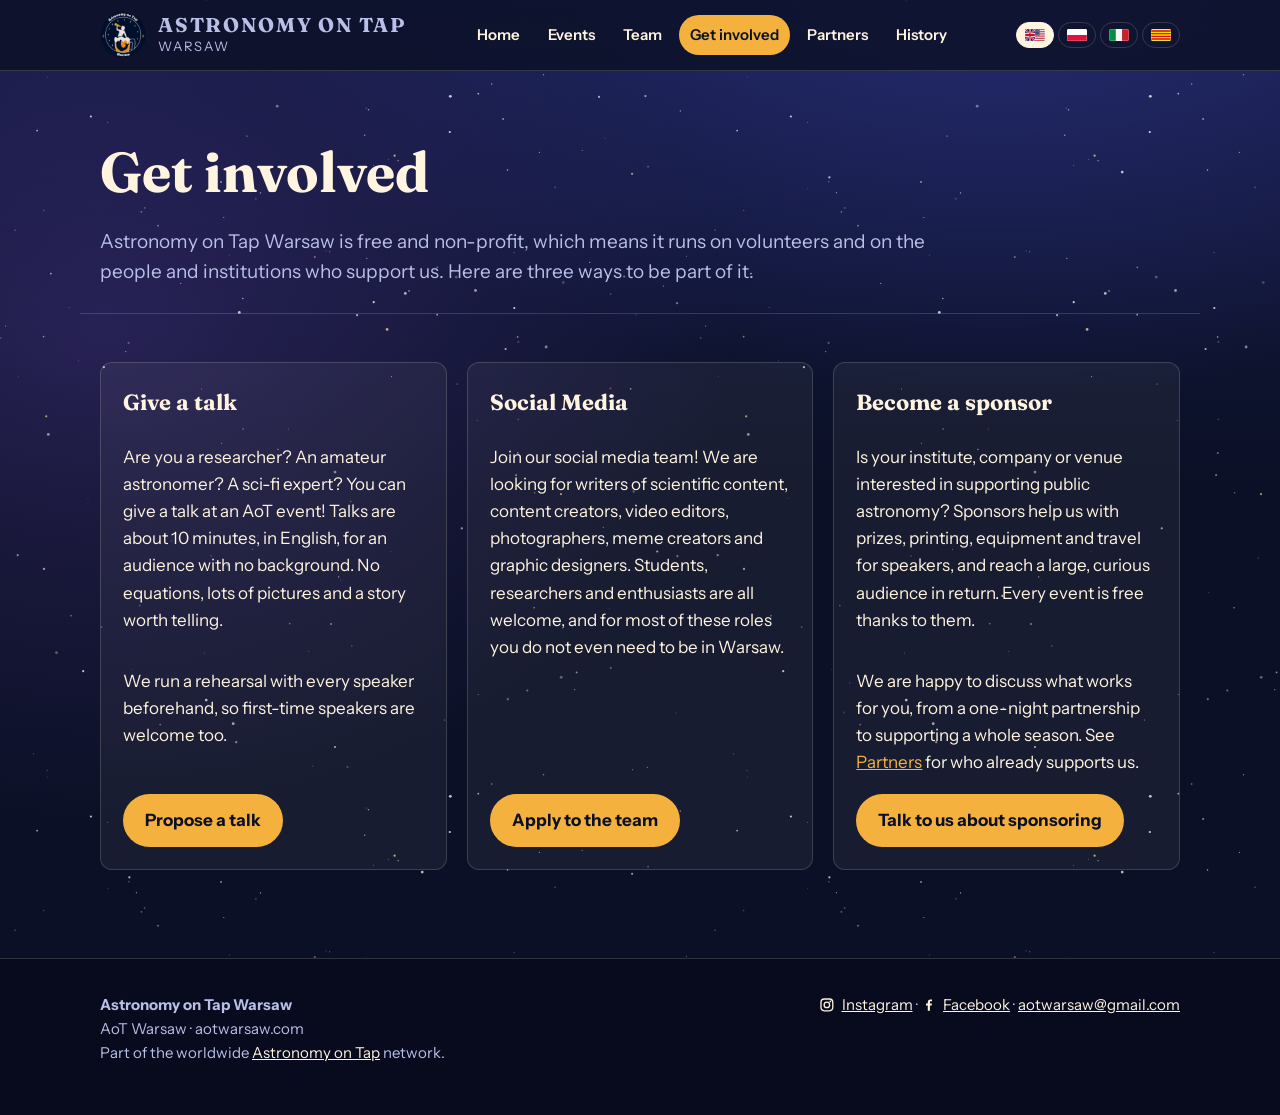
<file: get-involved.html>
<!doctype html>
<html lang="en">
<head>
<meta charset="utf-8">
<meta name="viewport" content="width=device-width, initial-scale=1">
<title>Get involved — Astronomy on Tap Warsaw</title>
<meta name="description" content="Give a talk, volunteer on the night, or bring Astronomy on Tap to your venue in Warsaw.">
<link rel="canonical" href="https://aotwarsaw.com/get-involved.html">
<meta property="og:type" content="website">
<meta property="og:site_name" content="Astronomy on Tap Warsaw">
<meta property="og:title" content="Get involved — Astronomy on Tap Warsaw">
<meta property="og:description" content="Give a talk, volunteer on the night, or bring Astronomy on Tap to your venue in Warsaw.">
<meta property="og:url" content="https://aotwarsaw.com/get-involved.html">
<meta property="og:image" content="https://aotwarsaw.com/assets/img/share-card.jpg">
<meta property="og:image:width" content="1200">
<meta property="og:image:height" content="630">
<meta name="twitter:card" content="summary_large_image">
<link rel="icon" href="assets/img/logo.png">
<link rel="preconnect" href="https://fonts.googleapis.com">
<link rel="preconnect" href="https://fonts.gstatic.com" crossorigin>
<link rel="stylesheet" href="https://fonts.googleapis.com/css2?family=Fraunces:opsz,wght@9..144,400;9..144,700&family=Instrument+Sans:wght@400;600;700&display=swap">
<link rel="stylesheet" href="assets/css/style.css?v=2026-10-27a">
</head>
<body>

<header class="site-head">
  <div class="wrap">
    <a class="brand" href="index.html">
      <img src="assets/img/logo.png" alt="Astronomy on Tap Warsaw logo">
      <span><b>Astronomy on Tap</b><span>Warsaw</span></span>
    </a>
    <nav>
      <a href="index.html">Home</a>
      <a href="events.html">Events</a>
      <a href="team.html">Team</a>
      <a href="get-involved.html" aria-current="page">Get involved</a>
      <a href="sponsors.html">Partners</a>
      <a href="history.html">History</a>
    </nav>
      <div class="lang" role="group" aria-label="Language">
        <button type="button" class="lang-btn" data-lang="en" aria-pressed="true" title="English" aria-label="English"><span class="flag"><svg width="20" height="12" viewBox="0 0 30 18" aria-hidden="true"><defs><clipPath id="enL"><rect width="15" height="18"/></clipPath><clipPath id="enR"><rect x="15" width="15" height="18"/></clipPath><clipPath id="enBox"><rect width="30" height="18" rx="2"/></clipPath></defs><g clip-path="url(#enBox)"><g clip-path="url(#enL)"><g transform="scale(.5 1)"><rect width="30" height="18" fill="#012169"/><path d="M0 0 30 18M30 0 0 18" stroke="#fff" stroke-width="3.6"/><path d="M0 0 30 18M30 0 0 18" stroke="#C8102E" stroke-width="2.1"/><path d="M15 0V18M0 9H30" stroke="#fff" stroke-width="6"/><path d="M15 0V18M0 9H30" stroke="#C8102E" stroke-width="3.6"/></g></g><g clip-path="url(#enR)"><g transform="translate(15 0) scale(.5 1)"><rect width="30" height="18" fill="#fff"/><rect y="0.00" width="30" height="1.38" fill="#B22234"/><rect y="2.77" width="30" height="1.38" fill="#B22234"/><rect y="5.54" width="30" height="1.38" fill="#B22234"/><rect y="8.31" width="30" height="1.38" fill="#B22234"/><rect y="11.08" width="30" height="1.38" fill="#B22234"/><rect y="13.85" width="30" height="1.38" fill="#B22234"/><rect y="16.62" width="30" height="1.38" fill="#B22234"/><rect width="13.5" height="9.69" fill="#3C3B6E"/><circle cx="2.2" cy="1.6" r=".55" fill="#fff"/><circle cx="4.6" cy="1.6" r=".55" fill="#fff"/><circle cx="7.0" cy="1.6" r=".55" fill="#fff"/><circle cx="9.4" cy="1.6" r=".55" fill="#fff"/><circle cx="11.8" cy="1.6" r=".55" fill="#fff"/><circle cx="2.2" cy="3.8" r=".55" fill="#fff"/><circle cx="4.6" cy="3.8" r=".55" fill="#fff"/><circle cx="7.0" cy="3.8" r=".55" fill="#fff"/><circle cx="9.4" cy="3.8" r=".55" fill="#fff"/><circle cx="11.8" cy="3.8" r=".55" fill="#fff"/><circle cx="2.2" cy="6.0" r=".55" fill="#fff"/><circle cx="4.6" cy="6.0" r=".55" fill="#fff"/><circle cx="7.0" cy="6.0" r=".55" fill="#fff"/><circle cx="9.4" cy="6.0" r=".55" fill="#fff"/><circle cx="11.8" cy="6.0" r=".55" fill="#fff"/><circle cx="2.2" cy="8.2" r=".55" fill="#fff"/><circle cx="4.6" cy="8.2" r=".55" fill="#fff"/><circle cx="7.0" cy="8.2" r=".55" fill="#fff"/><circle cx="9.4" cy="8.2" r=".55" fill="#fff"/><circle cx="11.8" cy="8.2" r=".55" fill="#fff"/></g></g><line x1="15" y1="0" x2="15" y2="18" stroke="rgba(255,255,255,.5)" stroke-width=".8"/></g><rect x=".5" y=".5" width="29" height="17" rx="2" fill="none" stroke="rgba(255,255,255,.35)"/></svg></span><span class="sr-only">EN</span></button>
        <button type="button" class="lang-btn" data-lang="pl" aria-pressed="false" title="Polski" aria-label="Polski"><span class="flag"><svg width="20" height="12" viewBox="0 0 30 18" aria-hidden="true"><rect width="30" height="18" rx="2" fill="#fff"/><path d="M0 9h30v7a2 2 0 0 1-2 2H2a2 2 0 0 1-2-2z" fill="#DC143C"/><rect x=".5" y=".5" width="29" height="17" rx="2" fill="none" stroke="rgba(255,255,255,.35)"/></svg></span><span class="sr-only">PL</span></button>
        <button type="button" class="lang-btn" data-lang="it" aria-pressed="false" title="Italiano" aria-label="Italiano"><span class="flag"><svg width="20" height="12" viewBox="0 0 30 18" aria-hidden="true"><clipPath id="itc"><rect width="30" height="18" rx="2"/></clipPath><g clip-path="url(#itc)"><rect width="10" height="18" fill="#008C45"/><rect x="10" width="10" height="18" fill="#F4F5F0"/><rect x="20" width="10" height="18" fill="#CD212A"/></g><rect x=".5" y=".5" width="29" height="17" rx="2" fill="none" stroke="rgba(255,255,255,.35)"/></svg></span><span class="sr-only">IT</span></button>
        <button type="button" class="lang-btn" data-lang="ca" aria-pressed="false" title="Català" aria-label="Català"><span class="flag"><svg width="20" height="12" viewBox="0 0 30 18" aria-hidden="true"><clipPath id="cac"><rect width="30" height="18" rx="2"/></clipPath><g clip-path="url(#cac)"><rect width="30" height="18" fill="#FCDD09"/><path d="M0 3h30M0 7h30M0 11h30M0 15h30" stroke="#DA121A" stroke-width="2"/></g><rect x=".5" y=".5" width="29" height="17" rx="2" fill="none" stroke="rgba(255,255,255,.35)"/></svg></span><span class="sr-only">CA</span></button>
      </div>
  </div>
</header>

<main>
  <div class="page-head wrap">
    <h1>Get involved</h1>
    <p>Astronomy on Tap Warsaw is free and non-profit, which means it runs on volunteers and on the people and institutions who support us. Here are three ways to be part of it.</p>
  </div>

  <section class="wrap">
    <div class="cards">

      <div class="card">
        <h3>Give a talk</h3>
        <p>Are you a researcher? An amateur astronomer? A sci-fi expert? You can give a talk at an AoT event! Talks are about 10 minutes, in English, for an audience with no background. No equations, lots of pictures and a story worth telling.</p>
        <p>We run a rehearsal with every speaker beforehand, so first-time speakers are welcome too.</p>
        <p class="card-action"><a class="btn" href="https://docs.google.com/forms/d/e/1FAIpQLSfcUBwu5Nm2SBui3iCxvZ7iVjyup-J3G1JixZlx5GI-3grc5A/viewform" target="_blank" rel="noopener">Propose a talk</a></p>
      </div>

      <div class="card">
        <h3>Social Media</h3>
        <p>Join our social media team! We are looking for writers of scientific content, content creators, video editors, photographers, meme creators and graphic designers. Students, researchers and enthusiasts are all welcome, and for most of these roles you do not even need to be in Warsaw.</p>
        <p class="card-action"><a class="btn" href="https://docs.google.com/forms/d/e/1FAIpQLSdOg4cr_efUY1CrKDIi_mnnuvO_v9DETBehUdE3NxCn_OO6gA/viewform" target="_blank" rel="noopener">Apply to the team</a></p>
      </div>

      <div class="card">
        <h3>Become a sponsor</h3>
        <p>Is your institute, company or venue interested in supporting public astronomy? Sponsors help us with prizes, printing, equipment and travel for speakers, and reach a large, curious audience in return. Every event is free thanks to them.</p>
        <p>We are happy to discuss what works for you, from a one-night partnership to supporting a whole season. See <a href="sponsors.html">Partners</a> for who already supports us.</p>
        <p class="card-action"><a class="btn" href="mailto:aotwarsaw@gmail.com?subject=Sponsoring%20Astronomy%20on%20Tap%20Warsaw">Talk to us about sponsoring</a></p>
      </div>

    </div>
  </section>

</main>

<footer class="site-foot">
  <div class="wrap">
    <div>
      <strong>Astronomy on Tap Warsaw</strong><br>
      AoT Warsaw &middot; aotwarsaw.com<br>
      Part of the worldwide <a href="https://astronomyontap.org" target="_blank" rel="noopener">Astronomy on Tap</a> network.
    </div>
    <div><a href="https://www.instagram.com/aotwarsaw/" target="_blank" rel="noopener"><svg class="icon" viewBox="0 0 24 24" aria-hidden="true"><rect x="3" y="3" width="18" height="18" rx="5.2" fill="none" stroke="currentColor" stroke-width="2"/><circle cx="12" cy="12" r="4.2" fill="none" stroke="currentColor" stroke-width="2"/><circle cx="17.3" cy="6.7" r="1.35" fill="currentColor"/></svg>Instagram</a> · <a href="https://www.facebook.com/profile.php?id=61583511995552" target="_blank" rel="noopener"><svg class="icon" viewBox="0 0 24 24" aria-hidden="true"><path fill="currentColor" d="M13.6 21v-8h2.7l.4-3h-3.1V8.1c0-.87.25-1.46 1.5-1.46h1.7V3.96A21 21 0 0 0 14.4 3.8c-2.4 0-4.06 1.47-4.06 4.17V10H7.6v3h2.74v8z"/></svg>Facebook</a> · <a href="mailto:aotwarsaw@gmail.com">aotwarsaw@gmail.com</a></div>
  </div>
</footer>

<script src="assets/js/i18n.js?v=2026-10-27a"></script>
</body>
</html>
</file>
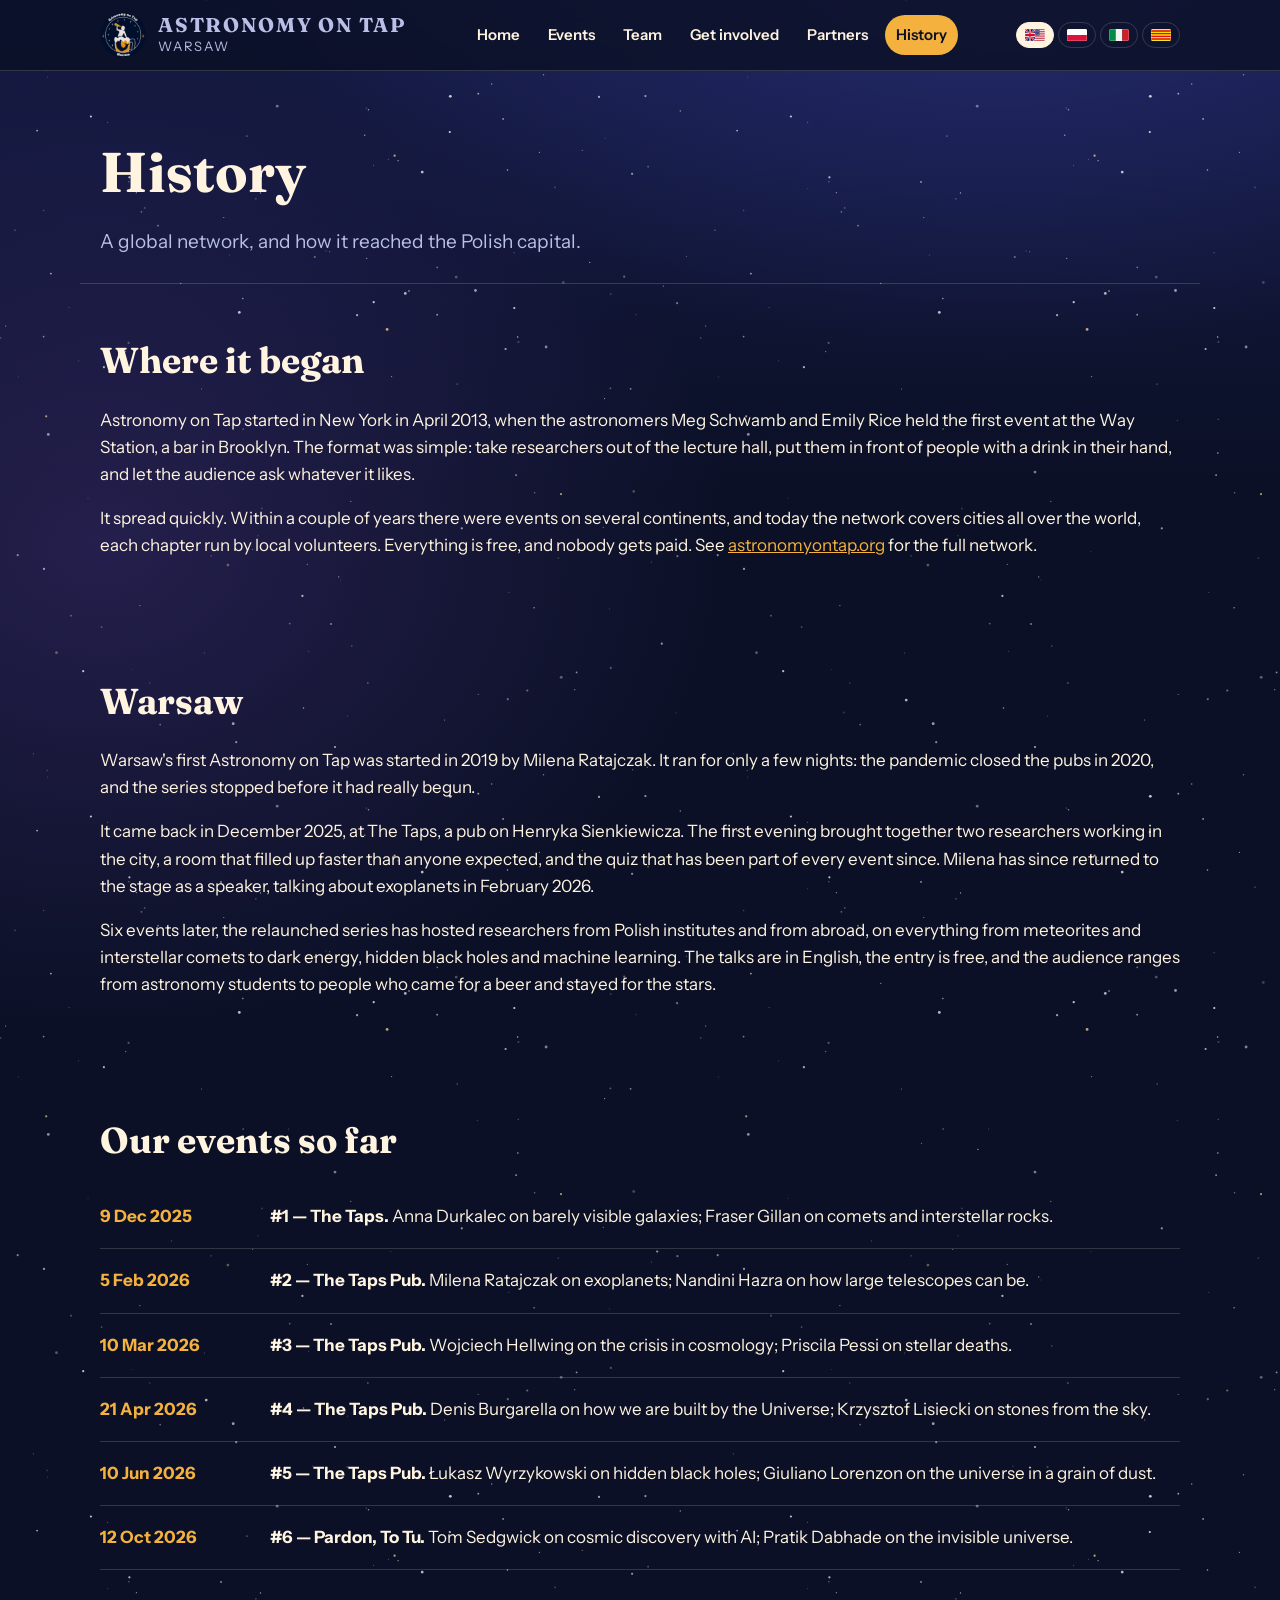
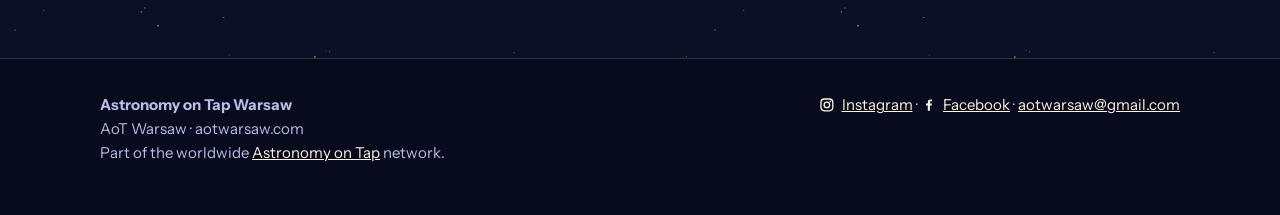
<file: history.html>
<!doctype html>
<html lang="en">
<head>
<meta charset="utf-8">
<meta name="viewport" content="width=device-width, initial-scale=1">
<title>History — Astronomy on Tap Warsaw</title>
<meta name="description" content="How Astronomy on Tap started in a Brooklyn bar in 2013, and how the Warsaw chapter began in December 2025.">
<link rel="canonical" href="https://aotwarsaw.com/history.html">
<meta property="og:type" content="website">
<meta property="og:site_name" content="Astronomy on Tap Warsaw">
<meta property="og:title" content="History — Astronomy on Tap Warsaw">
<meta property="og:description" content="How Astronomy on Tap started in a Brooklyn bar in 2013, and how the Warsaw chapter began in December 2025.">
<meta property="og:url" content="https://aotwarsaw.com/history.html">
<meta property="og:image" content="https://aotwarsaw.com/assets/img/share-card.jpg">
<meta property="og:image:width" content="1200">
<meta property="og:image:height" content="630">
<meta name="twitter:card" content="summary_large_image">
<link rel="icon" href="assets/img/logo.png">
<link rel="preconnect" href="https://fonts.googleapis.com">
<link rel="preconnect" href="https://fonts.gstatic.com" crossorigin>
<link rel="stylesheet" href="https://fonts.googleapis.com/css2?family=Fraunces:opsz,wght@9..144,400;9..144,700&family=Instrument+Sans:wght@400;600;700&display=swap">
<link rel="stylesheet" href="assets/css/style.css?v=2026-10-27a">
</head>
<body>

<header class="site-head">
  <div class="wrap">
    <a class="brand" href="index.html">
      <img src="assets/img/logo.png" alt="Astronomy on Tap Warsaw logo">
      <span><b>Astronomy on Tap</b><span>Warsaw</span></span>
    </a>
    <nav>
      <a href="index.html">Home</a>
      <a href="events.html">Events</a>
      <a href="team.html">Team</a>
      <a href="get-involved.html">Get involved</a>
      <a href="sponsors.html">Partners</a>
      <a href="history.html" aria-current="page">History</a>
    </nav>
      <div class="lang" role="group" aria-label="Language">
        <button type="button" class="lang-btn" data-lang="en" aria-pressed="true" title="English" aria-label="English"><span class="flag"><svg width="20" height="12" viewBox="0 0 30 18" aria-hidden="true"><defs><clipPath id="enL"><rect width="15" height="18"/></clipPath><clipPath id="enR"><rect x="15" width="15" height="18"/></clipPath><clipPath id="enBox"><rect width="30" height="18" rx="2"/></clipPath></defs><g clip-path="url(#enBox)"><g clip-path="url(#enL)"><g transform="scale(.5 1)"><rect width="30" height="18" fill="#012169"/><path d="M0 0 30 18M30 0 0 18" stroke="#fff" stroke-width="3.6"/><path d="M0 0 30 18M30 0 0 18" stroke="#C8102E" stroke-width="2.1"/><path d="M15 0V18M0 9H30" stroke="#fff" stroke-width="6"/><path d="M15 0V18M0 9H30" stroke="#C8102E" stroke-width="3.6"/></g></g><g clip-path="url(#enR)"><g transform="translate(15 0) scale(.5 1)"><rect width="30" height="18" fill="#fff"/><rect y="0.00" width="30" height="1.38" fill="#B22234"/><rect y="2.77" width="30" height="1.38" fill="#B22234"/><rect y="5.54" width="30" height="1.38" fill="#B22234"/><rect y="8.31" width="30" height="1.38" fill="#B22234"/><rect y="11.08" width="30" height="1.38" fill="#B22234"/><rect y="13.85" width="30" height="1.38" fill="#B22234"/><rect y="16.62" width="30" height="1.38" fill="#B22234"/><rect width="13.5" height="9.69" fill="#3C3B6E"/><circle cx="2.2" cy="1.6" r=".55" fill="#fff"/><circle cx="4.6" cy="1.6" r=".55" fill="#fff"/><circle cx="7.0" cy="1.6" r=".55" fill="#fff"/><circle cx="9.4" cy="1.6" r=".55" fill="#fff"/><circle cx="11.8" cy="1.6" r=".55" fill="#fff"/><circle cx="2.2" cy="3.8" r=".55" fill="#fff"/><circle cx="4.6" cy="3.8" r=".55" fill="#fff"/><circle cx="7.0" cy="3.8" r=".55" fill="#fff"/><circle cx="9.4" cy="3.8" r=".55" fill="#fff"/><circle cx="11.8" cy="3.8" r=".55" fill="#fff"/><circle cx="2.2" cy="6.0" r=".55" fill="#fff"/><circle cx="4.6" cy="6.0" r=".55" fill="#fff"/><circle cx="7.0" cy="6.0" r=".55" fill="#fff"/><circle cx="9.4" cy="6.0" r=".55" fill="#fff"/><circle cx="11.8" cy="6.0" r=".55" fill="#fff"/><circle cx="2.2" cy="8.2" r=".55" fill="#fff"/><circle cx="4.6" cy="8.2" r=".55" fill="#fff"/><circle cx="7.0" cy="8.2" r=".55" fill="#fff"/><circle cx="9.4" cy="8.2" r=".55" fill="#fff"/><circle cx="11.8" cy="8.2" r=".55" fill="#fff"/></g></g><line x1="15" y1="0" x2="15" y2="18" stroke="rgba(255,255,255,.5)" stroke-width=".8"/></g><rect x=".5" y=".5" width="29" height="17" rx="2" fill="none" stroke="rgba(255,255,255,.35)"/></svg></span><span class="sr-only">EN</span></button>
        <button type="button" class="lang-btn" data-lang="pl" aria-pressed="false" title="Polski" aria-label="Polski"><span class="flag"><svg width="20" height="12" viewBox="0 0 30 18" aria-hidden="true"><rect width="30" height="18" rx="2" fill="#fff"/><path d="M0 9h30v7a2 2 0 0 1-2 2H2a2 2 0 0 1-2-2z" fill="#DC143C"/><rect x=".5" y=".5" width="29" height="17" rx="2" fill="none" stroke="rgba(255,255,255,.35)"/></svg></span><span class="sr-only">PL</span></button>
        <button type="button" class="lang-btn" data-lang="it" aria-pressed="false" title="Italiano" aria-label="Italiano"><span class="flag"><svg width="20" height="12" viewBox="0 0 30 18" aria-hidden="true"><clipPath id="itc"><rect width="30" height="18" rx="2"/></clipPath><g clip-path="url(#itc)"><rect width="10" height="18" fill="#008C45"/><rect x="10" width="10" height="18" fill="#F4F5F0"/><rect x="20" width="10" height="18" fill="#CD212A"/></g><rect x=".5" y=".5" width="29" height="17" rx="2" fill="none" stroke="rgba(255,255,255,.35)"/></svg></span><span class="sr-only">IT</span></button>
        <button type="button" class="lang-btn" data-lang="ca" aria-pressed="false" title="Català" aria-label="Català"><span class="flag"><svg width="20" height="12" viewBox="0 0 30 18" aria-hidden="true"><clipPath id="cac"><rect width="30" height="18" rx="2"/></clipPath><g clip-path="url(#cac)"><rect width="30" height="18" fill="#FCDD09"/><path d="M0 3h30M0 7h30M0 11h30M0 15h30" stroke="#DA121A" stroke-width="2"/></g><rect x=".5" y=".5" width="29" height="17" rx="2" fill="none" stroke="rgba(255,255,255,.35)"/></svg></span><span class="sr-only">CA</span></button>
      </div>
  </div>
</header>

<main>
  <div class="page-head wrap">
    <h1>History</h1>
    <p>A global network, and how it reached the Polish capital.</p>
  </div>

  <section class="wrap">
    <h2>Where it began</h2>
    <p>Astronomy on Tap started in New York in April 2013, when the astronomers Meg Schwamb and Emily Rice held the first event at the Way Station, a bar in Brooklyn. The format was simple: take researchers out of the lecture hall, put them in front of people with a drink in their hand, and let the audience ask whatever it likes.</p>
    <p>It spread quickly. Within a couple of years there were events on several continents, and today the network covers cities all over the world, each chapter run by local volunteers. Everything is free, and nobody gets paid. See <a href="https://astronomyontap.org" target="_blank" rel="noopener">astronomyontap.org</a> for the full network.</p>
  </section>

  <section class="wrap">
    <h2>Warsaw</h2>
    <p>Warsaw's first Astronomy on Tap was started in 2019 by Milena Ratajczak. It ran for only a few nights: the pandemic closed the pubs in 2020, and the series stopped before it had really begun.</p>
    <p>It came back in December 2025, at The Taps, a pub on Henryka Sienkiewicza. The first evening brought together two researchers working in the city, a room that filled up faster than anyone expected, and the quiz that has been part of every event since. Milena has since returned to the stage as a speaker, talking about exoplanets in February 2026.</p>
    <p>Six events later, the relaunched series has hosted researchers from Polish institutes and from abroad, on everything from meteorites and interstellar comets to dark energy, hidden black holes and machine learning. The talks are in English, the entry is free, and the audience ranges from astronomy students to people who came for a beer and stayed for the stars.</p>
  </section>

  <section class="wrap">
    <h2>Our events so far</h2>
    <ol class="timeline">
      <li><time>9 Dec 2025</time><div><b>#1 — The Taps.</b> Anna Durkalec on barely visible galaxies; Fraser Gillan on comets and interstellar rocks.</div></li>
      <li><time>5 Feb 2026</time><div><b>#2 — The Taps Pub.</b> Milena Ratajczak on exoplanets; Nandini Hazra on how large telescopes can be.</div></li>
      <li><time>10 Mar 2026</time><div><b>#3 — The Taps Pub.</b> Wojciech Hellwing on the crisis in cosmology; Priscila Pessi on stellar deaths.</div></li>
      <li><time>21 Apr 2026</time><div><b>#4 — The Taps Pub.</b> Denis Burgarella on how we are built by the Universe; Krzysztof Lisiecki on stones from the sky.</div></li>
      <li><time>10 Jun 2026</time><div><b>#5 — The Taps Pub.</b> Łukasz Wyrzykowski on hidden black holes; Giuliano Lorenzon on the universe in a grain of dust.</div></li>
      <li><time>12 Oct 2026</time><div><b>#6 — Pardon, To Tu.</b> Tom Sedgwick on cosmic discovery with AI; Pratik Dabhade on the invisible universe.</div></li>
    </ol>
  </section>
</main>

<footer class="site-foot">
  <div class="wrap">
    <div>
      <strong>Astronomy on Tap Warsaw</strong><br>
      AoT Warsaw &middot; aotwarsaw.com<br>
      Part of the worldwide <a href="https://astronomyontap.org" target="_blank" rel="noopener">Astronomy on Tap</a> network.
    </div>
    <div><a href="https://www.instagram.com/aotwarsaw/" target="_blank" rel="noopener"><svg class="icon" viewBox="0 0 24 24" aria-hidden="true"><rect x="3" y="3" width="18" height="18" rx="5.2" fill="none" stroke="currentColor" stroke-width="2"/><circle cx="12" cy="12" r="4.2" fill="none" stroke="currentColor" stroke-width="2"/><circle cx="17.3" cy="6.7" r="1.35" fill="currentColor"/></svg>Instagram</a> · <a href="https://www.facebook.com/profile.php?id=61583511995552" target="_blank" rel="noopener"><svg class="icon" viewBox="0 0 24 24" aria-hidden="true"><path fill="currentColor" d="M13.6 21v-8h2.7l.4-3h-3.1V8.1c0-.87.25-1.46 1.5-1.46h1.7V3.96A21 21 0 0 0 14.4 3.8c-2.4 0-4.06 1.47-4.06 4.17V10H7.6v3h2.74v8z"/></svg>Facebook</a> · <a href="mailto:aotwarsaw@gmail.com">aotwarsaw@gmail.com</a></div>
  </div>
</footer>

<script src="assets/js/i18n.js?v=2026-10-27a"></script>
</body>
</html>
</file>
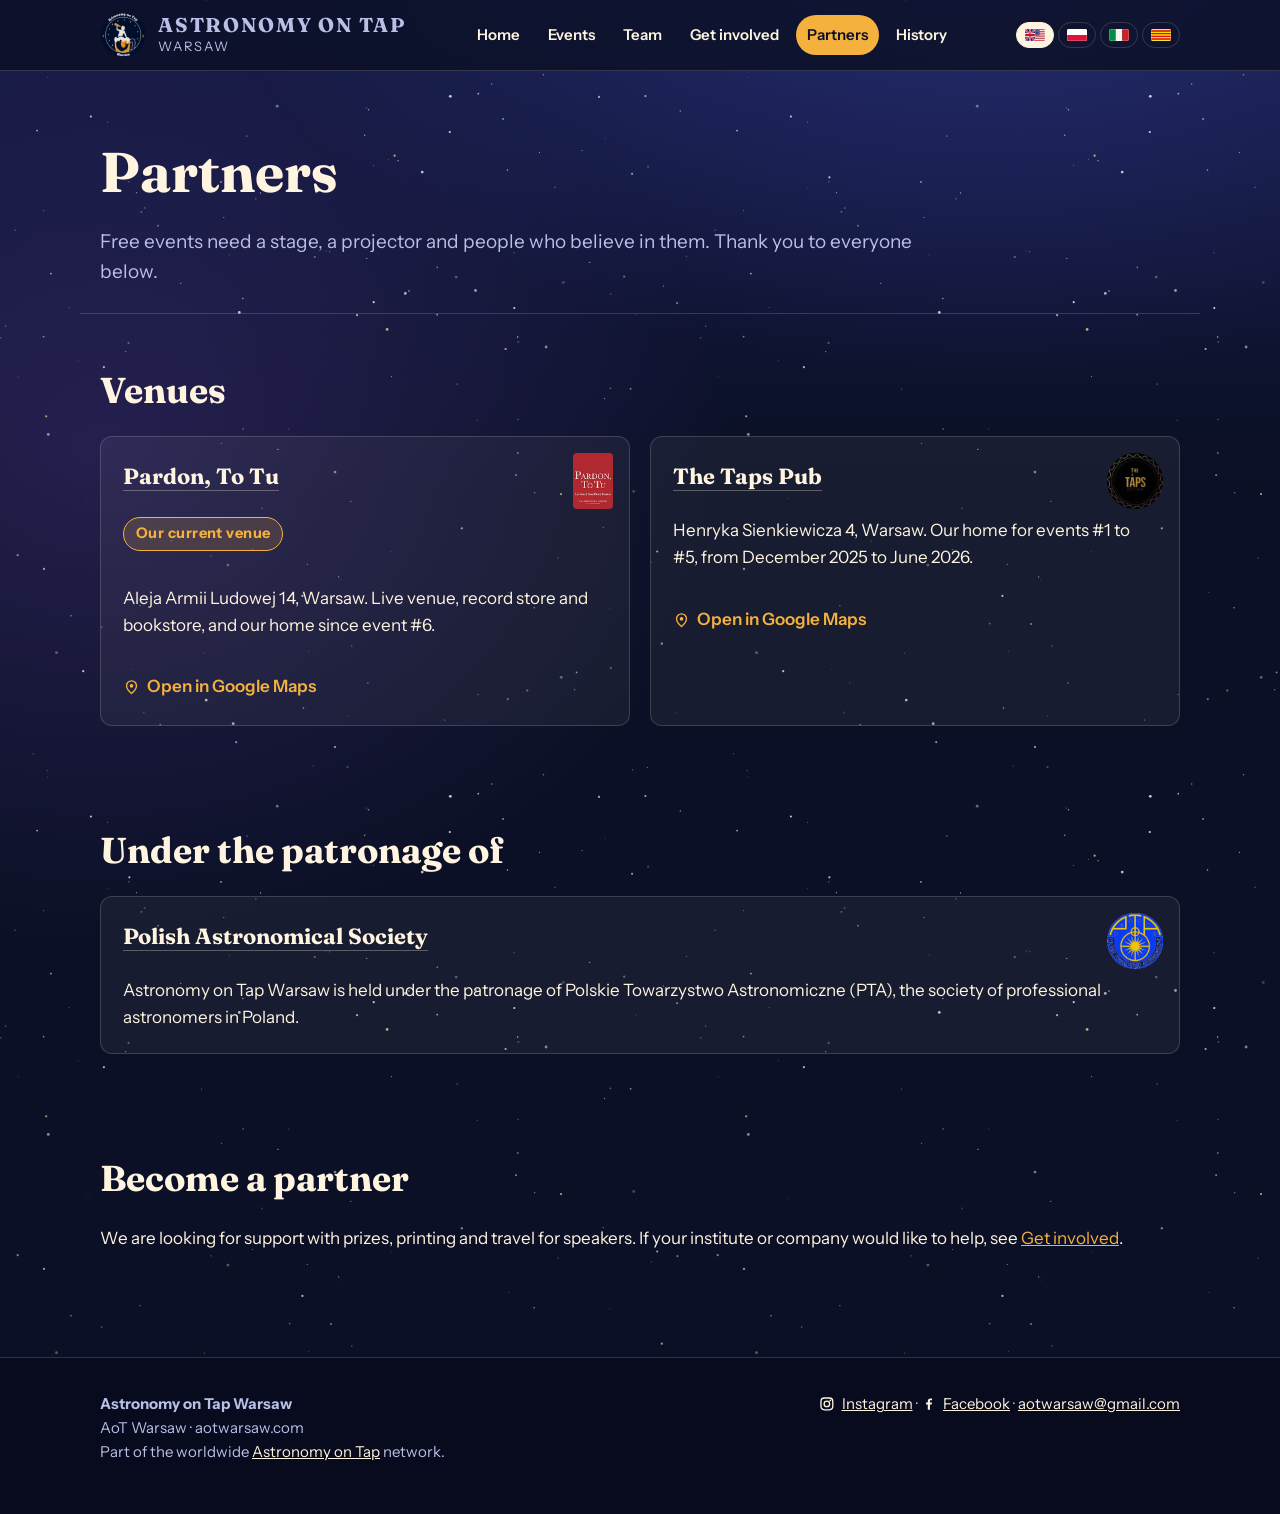
<file: sponsors.html>
<!doctype html>
<html lang="en">
<head>
<meta charset="utf-8">
<meta name="viewport" content="width=device-width, initial-scale=1">
<title>Partners — Astronomy on Tap Warsaw</title>
<meta name="description" content="The venues, institutes and supporters behind Astronomy on Tap Warsaw.">
<link rel="canonical" href="https://aotwarsaw.com/sponsors.html">
<meta property="og:type" content="website">
<meta property="og:site_name" content="Astronomy on Tap Warsaw">
<meta property="og:title" content="Partners — Astronomy on Tap Warsaw">
<meta property="og:description" content="The venues, institutes and supporters behind Astronomy on Tap Warsaw.">
<meta property="og:url" content="https://aotwarsaw.com/sponsors.html">
<meta property="og:image" content="https://aotwarsaw.com/assets/img/share-card.jpg">
<meta property="og:image:width" content="1200">
<meta property="og:image:height" content="630">
<meta name="twitter:card" content="summary_large_image">
<link rel="icon" href="assets/img/logo.png">
<link rel="preconnect" href="https://fonts.googleapis.com">
<link rel="preconnect" href="https://fonts.gstatic.com" crossorigin>
<link rel="stylesheet" href="https://fonts.googleapis.com/css2?family=Fraunces:opsz,wght@9..144,400;9..144,700&family=Instrument+Sans:wght@400;600;700&display=swap">
<link rel="stylesheet" href="assets/css/style.css?v=2026-10-27a">
</head>
<body>

<header class="site-head">
  <div class="wrap">
    <a class="brand" href="index.html">
      <img src="assets/img/logo.png" alt="Astronomy on Tap Warsaw logo">
      <span><b>Astronomy on Tap</b><span>Warsaw</span></span>
    </a>
    <nav>
      <a href="index.html">Home</a>
      <a href="events.html">Events</a>
      <a href="team.html">Team</a>
      <a href="get-involved.html">Get involved</a>
      <a href="sponsors.html" aria-current="page">Partners</a>
      <a href="history.html">History</a>
    </nav>
      <div class="lang" role="group" aria-label="Language">
        <button type="button" class="lang-btn" data-lang="en" aria-pressed="true" title="English" aria-label="English"><span class="flag"><svg width="20" height="12" viewBox="0 0 30 18" aria-hidden="true"><defs><clipPath id="enL"><rect width="15" height="18"/></clipPath><clipPath id="enR"><rect x="15" width="15" height="18"/></clipPath><clipPath id="enBox"><rect width="30" height="18" rx="2"/></clipPath></defs><g clip-path="url(#enBox)"><g clip-path="url(#enL)"><g transform="scale(.5 1)"><rect width="30" height="18" fill="#012169"/><path d="M0 0 30 18M30 0 0 18" stroke="#fff" stroke-width="3.6"/><path d="M0 0 30 18M30 0 0 18" stroke="#C8102E" stroke-width="2.1"/><path d="M15 0V18M0 9H30" stroke="#fff" stroke-width="6"/><path d="M15 0V18M0 9H30" stroke="#C8102E" stroke-width="3.6"/></g></g><g clip-path="url(#enR)"><g transform="translate(15 0) scale(.5 1)"><rect width="30" height="18" fill="#fff"/><rect y="0.00" width="30" height="1.38" fill="#B22234"/><rect y="2.77" width="30" height="1.38" fill="#B22234"/><rect y="5.54" width="30" height="1.38" fill="#B22234"/><rect y="8.31" width="30" height="1.38" fill="#B22234"/><rect y="11.08" width="30" height="1.38" fill="#B22234"/><rect y="13.85" width="30" height="1.38" fill="#B22234"/><rect y="16.62" width="30" height="1.38" fill="#B22234"/><rect width="13.5" height="9.69" fill="#3C3B6E"/><circle cx="2.2" cy="1.6" r=".55" fill="#fff"/><circle cx="4.6" cy="1.6" r=".55" fill="#fff"/><circle cx="7.0" cy="1.6" r=".55" fill="#fff"/><circle cx="9.4" cy="1.6" r=".55" fill="#fff"/><circle cx="11.8" cy="1.6" r=".55" fill="#fff"/><circle cx="2.2" cy="3.8" r=".55" fill="#fff"/><circle cx="4.6" cy="3.8" r=".55" fill="#fff"/><circle cx="7.0" cy="3.8" r=".55" fill="#fff"/><circle cx="9.4" cy="3.8" r=".55" fill="#fff"/><circle cx="11.8" cy="3.8" r=".55" fill="#fff"/><circle cx="2.2" cy="6.0" r=".55" fill="#fff"/><circle cx="4.6" cy="6.0" r=".55" fill="#fff"/><circle cx="7.0" cy="6.0" r=".55" fill="#fff"/><circle cx="9.4" cy="6.0" r=".55" fill="#fff"/><circle cx="11.8" cy="6.0" r=".55" fill="#fff"/><circle cx="2.2" cy="8.2" r=".55" fill="#fff"/><circle cx="4.6" cy="8.2" r=".55" fill="#fff"/><circle cx="7.0" cy="8.2" r=".55" fill="#fff"/><circle cx="9.4" cy="8.2" r=".55" fill="#fff"/><circle cx="11.8" cy="8.2" r=".55" fill="#fff"/></g></g><line x1="15" y1="0" x2="15" y2="18" stroke="rgba(255,255,255,.5)" stroke-width=".8"/></g><rect x=".5" y=".5" width="29" height="17" rx="2" fill="none" stroke="rgba(255,255,255,.35)"/></svg></span><span class="sr-only">EN</span></button>
        <button type="button" class="lang-btn" data-lang="pl" aria-pressed="false" title="Polski" aria-label="Polski"><span class="flag"><svg width="20" height="12" viewBox="0 0 30 18" aria-hidden="true"><rect width="30" height="18" rx="2" fill="#fff"/><path d="M0 9h30v7a2 2 0 0 1-2 2H2a2 2 0 0 1-2-2z" fill="#DC143C"/><rect x=".5" y=".5" width="29" height="17" rx="2" fill="none" stroke="rgba(255,255,255,.35)"/></svg></span><span class="sr-only">PL</span></button>
        <button type="button" class="lang-btn" data-lang="it" aria-pressed="false" title="Italiano" aria-label="Italiano"><span class="flag"><svg width="20" height="12" viewBox="0 0 30 18" aria-hidden="true"><clipPath id="itc"><rect width="30" height="18" rx="2"/></clipPath><g clip-path="url(#itc)"><rect width="10" height="18" fill="#008C45"/><rect x="10" width="10" height="18" fill="#F4F5F0"/><rect x="20" width="10" height="18" fill="#CD212A"/></g><rect x=".5" y=".5" width="29" height="17" rx="2" fill="none" stroke="rgba(255,255,255,.35)"/></svg></span><span class="sr-only">IT</span></button>
        <button type="button" class="lang-btn" data-lang="ca" aria-pressed="false" title="Català" aria-label="Català"><span class="flag"><svg width="20" height="12" viewBox="0 0 30 18" aria-hidden="true"><clipPath id="cac"><rect width="30" height="18" rx="2"/></clipPath><g clip-path="url(#cac)"><rect width="30" height="18" fill="#FCDD09"/><path d="M0 3h30M0 7h30M0 11h30M0 15h30" stroke="#DA121A" stroke-width="2"/></g><rect x=".5" y=".5" width="29" height="17" rx="2" fill="none" stroke="rgba(255,255,255,.35)"/></svg></span><span class="sr-only">CA</span></button>
      </div>
  </div>
</header>

<main>
  <div class="page-head wrap">
    <h1>Partners</h1>
    <p>Free events need a stage, a projector and people who believe in them. Thank you to everyone below.</p>
  </div>

  <section class="wrap">
    <h2>Venues</h2>
    <div class="cards">
      <div class="card has-logo">
        <a class="logo-link" href="https://pardontotu.pl/" target="_blank" rel="noopener"><img class="partner-logo" src="assets/img/partners/pardon.jpg" alt="Pardon, To Tu"></a>
        <h3><a class="venue-link" href="https://pardontotu.pl/" target="_blank" rel="noopener">Pardon, To Tu</a></h3>
        <p><span class="now-pill">Our current venue</span></p>
        <p>Aleja Armii Ludowej 14, Warsaw. Live venue, record store and bookstore, and our home since event #6.</p><p><a class="maplink" href="https://www.google.com/maps/search/?api=1&query=Pardon%2C+To+Tu%2C+Aleja+Armii+Ludowej+14%2C+Warszawa" target="_blank" rel="noopener"><svg class="pin" width="17" height="17" viewBox="0 0 24 24" aria-hidden="true"><path d="M12 22s7-6.1 7-11a7 7 0 1 0-14 0c0 4.9 7 11 7 11z" fill="none" stroke="currentColor" stroke-width="1.9"/><circle cx="12" cy="11" r="2.6" fill="currentColor"/></svg>Open in Google Maps</a></p>
      </div>
      <div class="card has-logo">
        <a class="logo-link" href="http://thetaps.pl/" target="_blank" rel="noopener"><img class="partner-logo" src="assets/img/partners/taps.png" alt="The Taps"></a>
        <h3><a class="venue-link" href="http://thetaps.pl/" target="_blank" rel="noopener">The Taps Pub</a></h3>
        <p>Henryka Sienkiewicza 4, Warsaw. Our home for events #1 to #5, from December 2025 to June 2026.</p><p><a class="maplink" href="https://www.google.com/maps/search/?api=1&query=The+Taps+Pub%2C+Henryka+Sienkiewicza+4%2C+Warszawa" target="_blank" rel="noopener"><svg class="pin" width="17" height="17" viewBox="0 0 24 24" aria-hidden="true"><path d="M12 22s7-6.1 7-11a7 7 0 1 0-14 0c0 4.9 7 11 7 11z" fill="none" stroke="currentColor" stroke-width="1.9"/><circle cx="12" cy="11" r="2.6" fill="currentColor"/></svg>Open in Google Maps</a></p>
      </div>
    </div>
  </section>

  <section class="wrap">
    <h2>Under the patronage of</h2>
    <div class="cards">
      <div class="card has-logo">
        <a class="logo-link" href="https://www.pta.edu.pl" target="_blank" rel="noopener"><img class="partner-logo" src="assets/img/partners/pta.png" alt="Polskie Towarzystwo Astronomiczne"></a>
        <h3><a class="venue-link" href="https://www.pta.edu.pl" target="_blank" rel="noopener">Polish Astronomical Society</a></h3>
        <p>Astronomy on Tap Warsaw is held under the patronage of Polskie Towarzystwo Astronomiczne (PTA), the society of professional astronomers in Poland.</p>
      </div>
    </div>
  </section>

  <section class="wrap">
    <h2>Become a partner</h2>
    <p>We are looking for support with prizes, printing and travel for speakers. If your institute or company would like to help, see <a href="get-involved.html">Get involved</a>.</p>
  </section>
</main>

<footer class="site-foot">
  <div class="wrap">
    <div>
      <strong>Astronomy on Tap Warsaw</strong><br>
      AoT Warsaw &middot; aotwarsaw.com<br>
      Part of the worldwide <a href="https://astronomyontap.org" target="_blank" rel="noopener">Astronomy on Tap</a> network.
    </div>
    <div><a href="https://www.instagram.com/aotwarsaw/" target="_blank" rel="noopener"><svg class="icon" viewBox="0 0 24 24" aria-hidden="true"><rect x="3" y="3" width="18" height="18" rx="5.2" fill="none" stroke="currentColor" stroke-width="2"/><circle cx="12" cy="12" r="4.2" fill="none" stroke="currentColor" stroke-width="2"/><circle cx="17.3" cy="6.7" r="1.35" fill="currentColor"/></svg>Instagram</a> · <a href="https://www.facebook.com/profile.php?id=61583511995552" target="_blank" rel="noopener"><svg class="icon" viewBox="0 0 24 24" aria-hidden="true"><path fill="currentColor" d="M13.6 21v-8h2.7l.4-3h-3.1V8.1c0-.87.25-1.46 1.5-1.46h1.7V3.96A21 21 0 0 0 14.4 3.8c-2.4 0-4.06 1.47-4.06 4.17V10H7.6v3h2.74v8z"/></svg>Facebook</a> · <a href="mailto:aotwarsaw@gmail.com">aotwarsaw@gmail.com</a></div>
  </div>
</footer>

<script src="assets/js/i18n.js?v=2026-10-27a"></script>
</body>
</html>
</file>
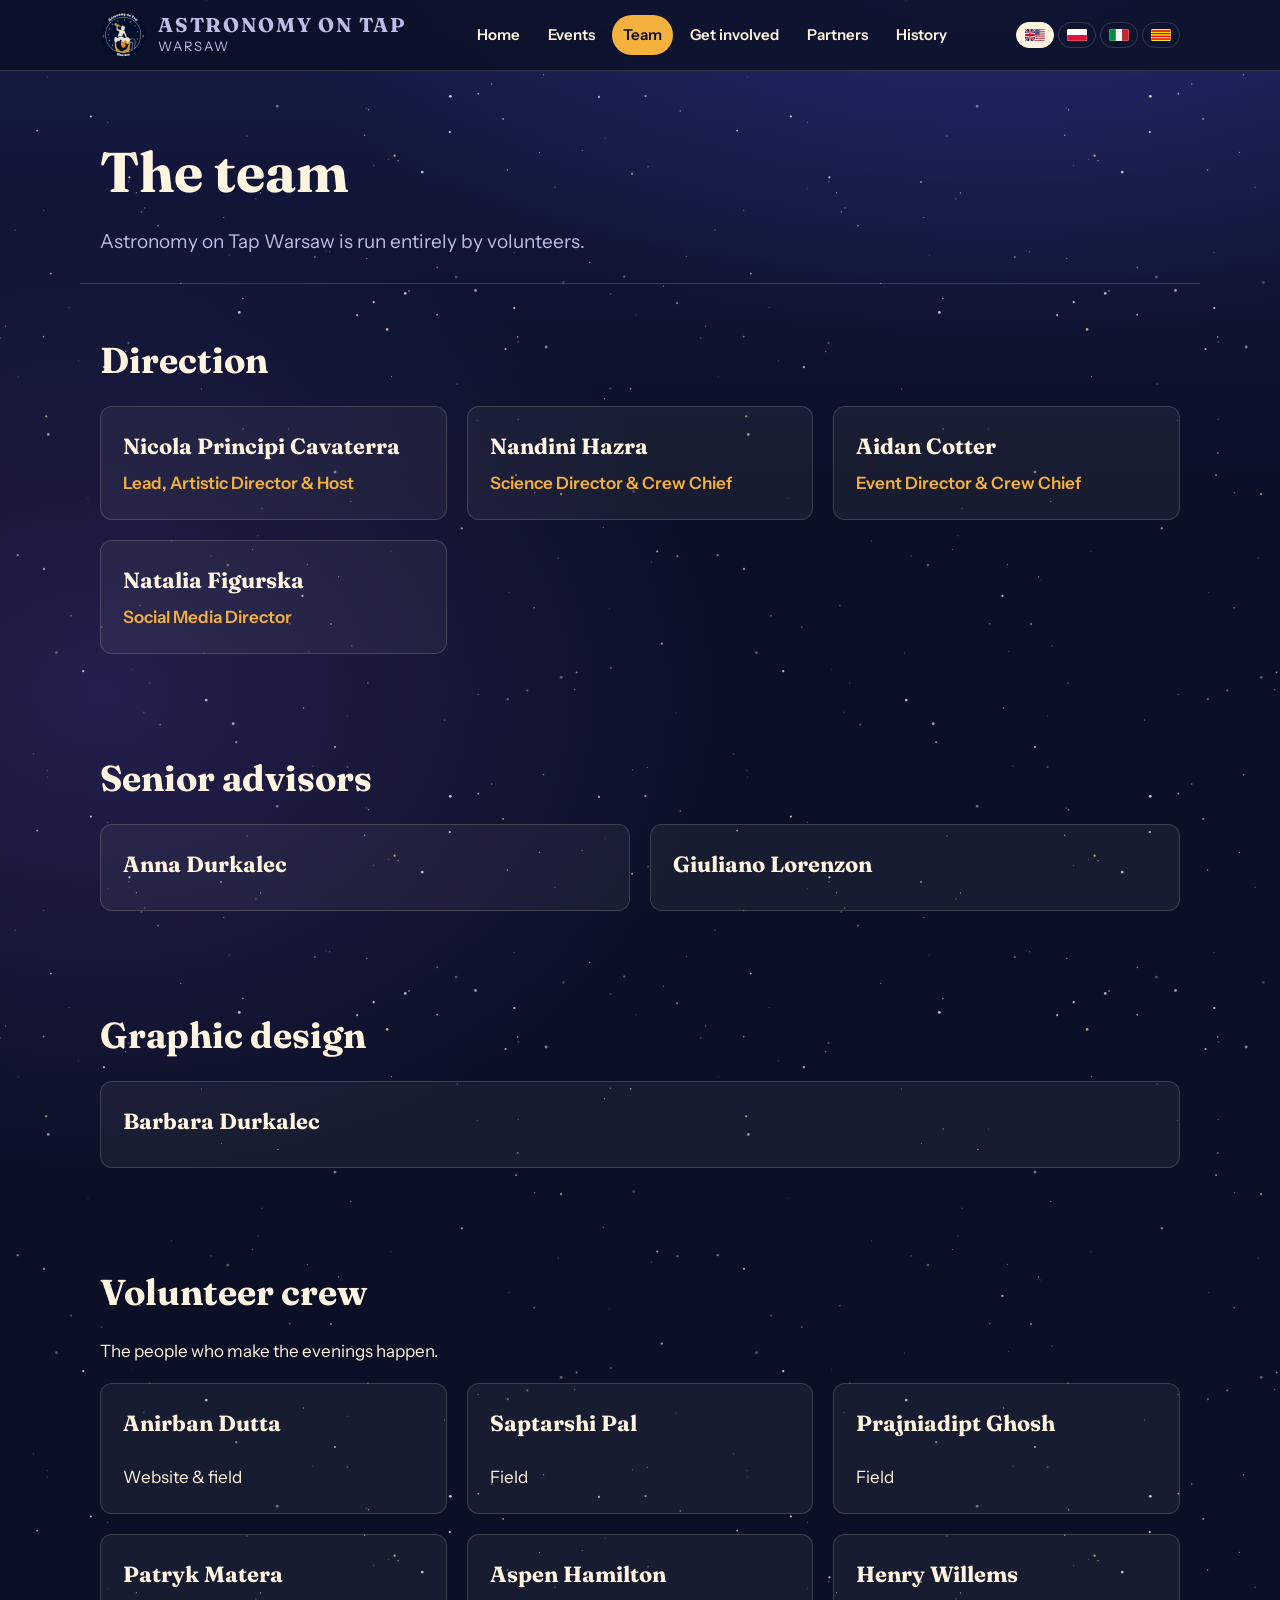
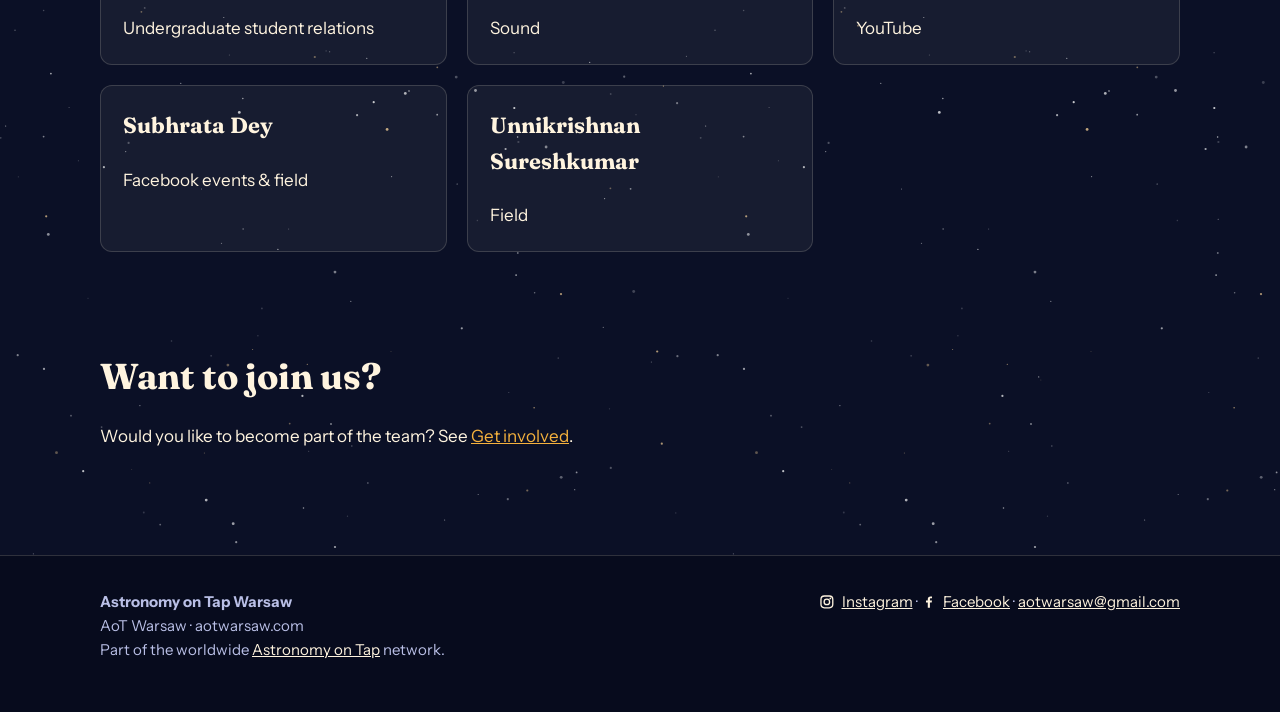
<file: team.html>
<!doctype html>
<html lang="en">
<head>
<meta charset="utf-8">
<meta name="viewport" content="width=device-width, initial-scale=1">
<title>Team — Astronomy on Tap Warsaw</title>
<meta name="description" content="The volunteers behind Astronomy on Tap Warsaw: direction, advisors, design and the crew who run the nights.">
<link rel="canonical" href="https://aotwarsaw.com/team.html">
<meta property="og:type" content="website">
<meta property="og:site_name" content="Astronomy on Tap Warsaw">
<meta property="og:title" content="Team — Astronomy on Tap Warsaw">
<meta property="og:description" content="The volunteers behind Astronomy on Tap Warsaw: direction, advisors, design and the crew who run the nights.">
<meta property="og:url" content="https://aotwarsaw.com/team.html">
<meta property="og:image" content="https://aotwarsaw.com/assets/img/share-card.jpg">
<meta property="og:image:width" content="1200">
<meta property="og:image:height" content="630">
<meta name="twitter:card" content="summary_large_image">
<link rel="icon" href="assets/img/logo.png">
<link rel="preconnect" href="https://fonts.googleapis.com">
<link rel="preconnect" href="https://fonts.gstatic.com" crossorigin>
<link rel="stylesheet" href="https://fonts.googleapis.com/css2?family=Fraunces:opsz,wght@9..144,400;9..144,700&family=Instrument+Sans:wght@400;600;700&display=swap">
<link rel="stylesheet" href="assets/css/style.css?v=2026-10-27a">
</head>
<body>

<header class="site-head">
  <div class="wrap">
    <a class="brand" href="index.html">
      <img src="assets/img/logo.png" alt="Astronomy on Tap Warsaw logo">
      <span><b>Astronomy on Tap</b><span>Warsaw</span></span>
    </a>
    <nav>
      <a href="index.html">Home</a>
      <a href="events.html">Events</a>
      <a href="team.html" aria-current="page">Team</a>
      <a href="get-involved.html">Get involved</a>
      <a href="sponsors.html">Partners</a>
      <a href="history.html">History</a>
    </nav>
      <div class="lang" role="group" aria-label="Language">
        <button type="button" class="lang-btn" data-lang="en" aria-pressed="true" title="English" aria-label="English"><span class="flag"><svg width="20" height="12" viewBox="0 0 30 18" aria-hidden="true"><defs><clipPath id="enL"><rect width="15" height="18"/></clipPath><clipPath id="enR"><rect x="15" width="15" height="18"/></clipPath><clipPath id="enBox"><rect width="30" height="18" rx="2"/></clipPath></defs><g clip-path="url(#enBox)"><g clip-path="url(#enL)"><g transform="scale(.5 1)"><rect width="30" height="18" fill="#012169"/><path d="M0 0 30 18M30 0 0 18" stroke="#fff" stroke-width="3.6"/><path d="M0 0 30 18M30 0 0 18" stroke="#C8102E" stroke-width="2.1"/><path d="M15 0V18M0 9H30" stroke="#fff" stroke-width="6"/><path d="M15 0V18M0 9H30" stroke="#C8102E" stroke-width="3.6"/></g></g><g clip-path="url(#enR)"><g transform="translate(15 0) scale(.5 1)"><rect width="30" height="18" fill="#fff"/><rect y="0.00" width="30" height="1.38" fill="#B22234"/><rect y="2.77" width="30" height="1.38" fill="#B22234"/><rect y="5.54" width="30" height="1.38" fill="#B22234"/><rect y="8.31" width="30" height="1.38" fill="#B22234"/><rect y="11.08" width="30" height="1.38" fill="#B22234"/><rect y="13.85" width="30" height="1.38" fill="#B22234"/><rect y="16.62" width="30" height="1.38" fill="#B22234"/><rect width="13.5" height="9.69" fill="#3C3B6E"/><circle cx="2.2" cy="1.6" r=".55" fill="#fff"/><circle cx="4.6" cy="1.6" r=".55" fill="#fff"/><circle cx="7.0" cy="1.6" r=".55" fill="#fff"/><circle cx="9.4" cy="1.6" r=".55" fill="#fff"/><circle cx="11.8" cy="1.6" r=".55" fill="#fff"/><circle cx="2.2" cy="3.8" r=".55" fill="#fff"/><circle cx="4.6" cy="3.8" r=".55" fill="#fff"/><circle cx="7.0" cy="3.8" r=".55" fill="#fff"/><circle cx="9.4" cy="3.8" r=".55" fill="#fff"/><circle cx="11.8" cy="3.8" r=".55" fill="#fff"/><circle cx="2.2" cy="6.0" r=".55" fill="#fff"/><circle cx="4.6" cy="6.0" r=".55" fill="#fff"/><circle cx="7.0" cy="6.0" r=".55" fill="#fff"/><circle cx="9.4" cy="6.0" r=".55" fill="#fff"/><circle cx="11.8" cy="6.0" r=".55" fill="#fff"/><circle cx="2.2" cy="8.2" r=".55" fill="#fff"/><circle cx="4.6" cy="8.2" r=".55" fill="#fff"/><circle cx="7.0" cy="8.2" r=".55" fill="#fff"/><circle cx="9.4" cy="8.2" r=".55" fill="#fff"/><circle cx="11.8" cy="8.2" r=".55" fill="#fff"/></g></g><line x1="15" y1="0" x2="15" y2="18" stroke="rgba(255,255,255,.5)" stroke-width=".8"/></g><rect x=".5" y=".5" width="29" height="17" rx="2" fill="none" stroke="rgba(255,255,255,.35)"/></svg></span><span class="sr-only">EN</span></button>
        <button type="button" class="lang-btn" data-lang="pl" aria-pressed="false" title="Polski" aria-label="Polski"><span class="flag"><svg width="20" height="12" viewBox="0 0 30 18" aria-hidden="true"><rect width="30" height="18" rx="2" fill="#fff"/><path d="M0 9h30v7a2 2 0 0 1-2 2H2a2 2 0 0 1-2-2z" fill="#DC143C"/><rect x=".5" y=".5" width="29" height="17" rx="2" fill="none" stroke="rgba(255,255,255,.35)"/></svg></span><span class="sr-only">PL</span></button>
        <button type="button" class="lang-btn" data-lang="it" aria-pressed="false" title="Italiano" aria-label="Italiano"><span class="flag"><svg width="20" height="12" viewBox="0 0 30 18" aria-hidden="true"><clipPath id="itc"><rect width="30" height="18" rx="2"/></clipPath><g clip-path="url(#itc)"><rect width="10" height="18" fill="#008C45"/><rect x="10" width="10" height="18" fill="#F4F5F0"/><rect x="20" width="10" height="18" fill="#CD212A"/></g><rect x=".5" y=".5" width="29" height="17" rx="2" fill="none" stroke="rgba(255,255,255,.35)"/></svg></span><span class="sr-only">IT</span></button>
        <button type="button" class="lang-btn" data-lang="ca" aria-pressed="false" title="Català" aria-label="Català"><span class="flag"><svg width="20" height="12" viewBox="0 0 30 18" aria-hidden="true"><clipPath id="cac"><rect width="30" height="18" rx="2"/></clipPath><g clip-path="url(#cac)"><rect width="30" height="18" fill="#FCDD09"/><path d="M0 3h30M0 7h30M0 11h30M0 15h30" stroke="#DA121A" stroke-width="2"/></g><rect x=".5" y=".5" width="29" height="17" rx="2" fill="none" stroke="rgba(255,255,255,.35)"/></svg></span><span class="sr-only">CA</span></button>
      </div>
  </div>
</header>

<main>
  <div class="page-head wrap">
    <h1>The team</h1>
    <p>Astronomy on Tap Warsaw is run entirely by volunteers.</p>
  </div>

  <section class="wrap">
    <h2>Direction</h2>

    <div class="cards">
      <div class="card">
        <h3>Nicola Principi Cavaterra</h3>
        <p class="who">Lead, Artistic Director &amp; Host</p>
      </div>
      <div class="card">
        <h3>Nandini Hazra</h3>
        <p class="who">Science Director &amp; Crew Chief</p>
      </div>
      <div class="card">
        <h3>Aidan Cotter</h3>
        <p class="who">Event Director &amp; Crew Chief</p>
      </div>
      <div class="card">
        <h3>Natalia Figurska</h3>
        <p class="who">Social Media Director</p>
      </div>
    </div>
  </section>

  <section class="wrap">
    <h2>Senior advisors</h2>
    <div class="cards">
      <div class="card"><h3>Anna Durkalec</h3></div>
      <div class="card"><h3>Giuliano Lorenzon</h3></div>
    </div>
  </section>

  <section class="wrap">
    <h2>Graphic design</h2>
    <div class="cards">
      <div class="card"><h3>Barbara Durkalec</h3></div>
    </div>
  </section>

  <section class="wrap">
    <h2>Volunteer crew</h2>
    <p>The people who make the evenings happen.</p>
    <div class="cards">
      <div class="card"><h3>Anirban Dutta</h3><p>Website &amp; field</p></div>
      <div class="card"><h3>Saptarshi Pal</h3><p>Field</p></div>
      <div class="card"><h3>Prajniadipt Ghosh</h3><p>Field</p></div>
      <div class="card"><h3>Patryk Matera</h3><p>Undergraduate student relations</p></div>
      <div class="card"><h3>Aspen Hamilton</h3><p>Sound</p></div>
      <div class="card"><h3>Henry Willems</h3><p>YouTube</p></div>
      <div class="card"><h3>Subhrata Dey</h3><p>Facebook events &amp; field</p></div>
      <div class="card"><h3>Unnikrishnan Sureshkumar</h3><p>Field</p></div>
    </div>
  </section>

  <section class="wrap">
    <h2>Want to join us?</h2>
    <p>Would you like to become part of the team? See <a href="get-involved.html">Get involved</a>.</p>
  </section>
</main>

<footer class="site-foot">
  <div class="wrap">
    <div>
      <strong>Astronomy on Tap Warsaw</strong><br>
      AoT Warsaw &middot; aotwarsaw.com<br>
      Part of the worldwide <a href="https://astronomyontap.org" target="_blank" rel="noopener">Astronomy on Tap</a> network.
    </div>
    <div><a href="https://www.instagram.com/aotwarsaw/" target="_blank" rel="noopener"><svg class="icon" viewBox="0 0 24 24" aria-hidden="true"><rect x="3" y="3" width="18" height="18" rx="5.2" fill="none" stroke="currentColor" stroke-width="2"/><circle cx="12" cy="12" r="4.2" fill="none" stroke="currentColor" stroke-width="2"/><circle cx="17.3" cy="6.7" r="1.35" fill="currentColor"/></svg>Instagram</a> · <a href="https://www.facebook.com/profile.php?id=61583511995552" target="_blank" rel="noopener"><svg class="icon" viewBox="0 0 24 24" aria-hidden="true"><path fill="currentColor" d="M13.6 21v-8h2.7l.4-3h-3.1V8.1c0-.87.25-1.46 1.5-1.46h1.7V3.96A21 21 0 0 0 14.4 3.8c-2.4 0-4.06 1.47-4.06 4.17V10H7.6v3h2.74v8z"/></svg>Facebook</a> · <a href="mailto:aotwarsaw@gmail.com">aotwarsaw@gmail.com</a></div>
  </div>
</footer>

<script src="assets/js/i18n.js?v=2026-10-27a"></script>
</body>
</html>
</file>
<file: assets/css/style.css>
/* Astronomy on Tap Warsaw — site styles
   Palette and type follow the event posters: night sky, amber, cream. */
:root {
  --night: #0b1026;
  --deep: #151a44;
  --amber: #f5b13d;
  --amber-soft: #ffc96b;
  --foam: #fff4df;
  --mist: #b9bfe6;
  --rose: #ffb3ab;
  --line: rgb(255 244 223 / .16);
  --card: rgb(255 244 223 / .05);
  --display: "Fraunces", Georgia, "Times New Roman", serif;
  --text: "Instrument Sans", -apple-system, "Segoe UI", Helvetica, Arial, sans-serif;
  --wrap: 1120px;
}
* { box-sizing: border-box; }
html { scroll-behavior: smooth; }
body {
  margin: 0; color: var(--foam); font-family: var(--text); font-size: 17px; line-height: 1.6;
  background:
    url("../img/stars.svg?v=2026-10-23b") repeat 0 0 / 700px 700px,
    radial-gradient(1200px 700px at 78% -5%, #262d72 0%, transparent 65%),
    radial-gradient(900px 700px at 8% 30%, rgb(126 84 214 / .22), transparent 70%),
    linear-gradient(180deg, var(--deep) 0%, var(--night) 55%) fixed;
  background-color: var(--night);
}
img { max-width: 100%; display: block; }
a { color: var(--amber); }
a:hover { color: var(--amber-soft); }
.wrap { max-width: var(--wrap); margin: 0 auto; padding-inline: 20px; }

/* header + nav */
.site-head { border-bottom: 1px solid var(--line); position: sticky; top: 0; z-index: 10;
  backdrop-filter: blur(10px); background: rgb(11 16 38 / .82); }
.site-head .wrap { display: flex; align-items: center; gap: 18px; padding-block: 12px; flex-wrap: wrap; }
.brand { display: flex; align-items: center; gap: 12px; text-decoration: none; color: var(--foam); margin-right: auto; }
.brand img { width: 46px; height: 46px; }
.brand b { font-family: var(--display); font-weight: 700; font-size: 20px; line-height: 1.1; display: block; }
.brand span { font-size: 13px; color: var(--mist); letter-spacing: .14em; text-transform: uppercase; }
nav { display: flex; gap: 6px; flex-wrap: wrap; }
nav a { color: var(--foam); text-decoration: none; padding: 8px 11px; border-radius: 999px; font-weight: 600; font-size: 15px; }
nav a:hover { background: var(--card); }
nav a[aria-current="page"] { background: var(--amber); color: var(--night); }

/* hero */
.hero { padding-block: 72px 56px; }
.hero h1 { font-family: var(--display); font-size: clamp(42px, 7vw, 76px); line-height: 1.03; margin: 0 0 18px; font-weight: 700; }
.hero h1 em { font-style: normal; color: var(--amber); }
.hero p.lead { font-size: clamp(18px, 2.2vw, 22px); color: var(--mist); max-width: 60ch; margin: 0 0 28px; }
.hero-grid { display: grid; grid-template-columns: 1.1fr .9fr; gap: 40px; align-items: center; }
.hero-grid > img { border-radius: 10px; border: 1px solid var(--line); }

/* generic page title */
.page-head { padding-block: 56px 26px; border-bottom: 1px solid var(--line); }
.page-head h1 { font-family: var(--display); font-size: clamp(34px, 5.5vw, 56px); margin: 0 0 10px; font-weight: 700; }
.page-head p { color: var(--mist); max-width: 65ch; margin: 0; font-size: 19px; }

section { padding-block: 48px; }
h2 { font-family: var(--display); font-size: clamp(26px, 3.4vw, 36px); margin: 0 0 16px; font-weight: 700; }
h3 { font-family: var(--display); font-size: 22px; margin: 0 0 6px; font-weight: 700; }

/* buttons */
.btn { display: inline-block; background: var(--amber); color: var(--night); font-weight: 700; text-decoration: none;
  padding: 13px 22px; border-radius: 999px; }
.btn:hover { background: var(--amber-soft); color: var(--night); }
.btn.ghost { background: transparent; color: var(--foam); border: 1px solid var(--line); }
.btn.ghost:hover { background: var(--card); color: var(--foam); }
.btn-row { display: flex; gap: 12px; flex-wrap: wrap; }

/* cards */
.cards { display: grid; grid-template-columns: repeat(auto-fit, minmax(260px, 1fr)); gap: 20px; }
.card { background: var(--card); border: 1px solid var(--line); border-radius: 12px; padding: 22px; }
.card p:last-child { margin-bottom: 0; }

/* event list */
.event { display: grid; grid-template-columns: 220px 1fr; gap: 26px; padding-block: 30px; border-bottom: 1px solid var(--line); }
.event:last-child { border-bottom: 0; }
.event img { border-radius: 8px; border: 1px solid var(--line); }
.event .no { font-family: var(--display); font-size: 15px; color: var(--amber); letter-spacing: .1em; text-transform: uppercase; margin: 0 0 4px; }
.event h3 { font-size: 26px; margin-bottom: 8px; }
.event .meta { color: var(--mist); margin: 0 0 14px; }
.talks { list-style: none; margin: 0; padding: 0; display: grid; gap: 10px; }
.talks li { padding-left: 16px; border-left: 2px solid var(--amber); }
.talks b { display: block; }
.talks span { color: var(--mist); }

/* team */
.role { display: grid; grid-template-columns: 230px 1fr; gap: 22px; padding-block: 20px; border-bottom: 1px solid var(--line); }
.role:last-child { border-bottom: 0; }
.role .title { font-family: var(--display); font-size: 21px; font-weight: 700; }
.role .who { color: var(--amber); font-weight: 600; }

/* photo strip */
.strip { display: grid; grid-template-columns: repeat(auto-fit, minmax(200px, 1fr)); gap: 14px; }
.strip img { border-radius: 10px; border: 1px solid var(--line); height: 260px; object-fit: cover; width: 100%; }

/* timeline */
.timeline { list-style: none; margin: 0; padding: 0; display: grid; gap: 0; }
.timeline li { display: grid; grid-template-columns: 150px 1fr; gap: 20px; padding-block: 18px; border-bottom: 1px solid var(--line); }
.timeline time { color: var(--amber); font-weight: 700; }

/* placeholder marker — search the repo for "todo" to find what still needs filling in */
.todo { background: rgb(245 177 61 / .16); border: 1px dashed var(--amber); border-radius: 6px; padding: 2px 8px; color: var(--amber-soft); font-size: .92em; }

/* footer */
.site-foot { border-top: 1px solid var(--line); margin-top: 40px; padding-block: 34px 50px;
  color: var(--mist); font-size: 15px; background: #070b1d; }
.site-foot .wrap { display: flex; gap: 24px; justify-content: space-between; flex-wrap: wrap; }
.site-foot a { color: var(--foam); }

@media (max-width: 760px) {
  .hero-grid, .event, .role, .timeline li { grid-template-columns: 1fr; }
  .hero { padding-block: 46px 34px; }
  .event img, .event .poster-soon { max-width: 260px; }
}

/* role subtitle inside a card */
.card .who { color: var(--amber); font-weight: 600; margin: 0; }

/* inline brand icons next to social links */
.icon { width: 1.05em; height: 1.05em; vertical-align: -.17em; margin-right: .45em; }

/* big badge in the home hero */
.hero-logo { border: 0; background: none;
  width: 300px; height: auto; margin-bottom: 24px;
}
@media (max-width: 760px) { .hero-logo { border: 0; background: none; width: 210px; margin-bottom: 18px; } }

/* cards in a row share a baseline: the action sits at the bottom */
.cards .card { display: flex; flex-direction: column; }
.cards .card > p.card-action { margin-top: auto; margin-bottom: 0; }

/* home page next-event card: poster beside the details */
.card.next-card { display: grid; grid-template-columns: 190px 1fr; gap: 24px; align-items: start; }
.card.next-card > div > :first-child { margin-top: 0; }
@media (max-width: 760px) {
  .card.next-card { grid-template-columns: 1fr; }
  .card.next-card img.poster, .card.next-card .poster-soon { max-width: 240px; }
}

/* upcoming event: placeholder where the poster will go */
.poster-soon {
  display: grid; place-items: center; text-align: center; aspect-ratio: 637 / 900;
  border: 2px dashed var(--amber); border-radius: 8px; color: var(--amber);
  font-family: var(--display); font-size: 20px; line-height: 1.3;
  background: rgb(245 177 61 / .06);
}
.event.next .no { color: var(--foam); background: var(--amber); color: var(--night);
  display: inline-block; padding: 3px 11px; border-radius: 999px; letter-spacing: .06em; }

/* "free" badge — the events never cost anything, so say it loudly */
.free-pill {
  display: inline-block; background: var(--amber); color: var(--night);
  font-weight: 700; font-size: .95em; padding: 5px 14px; border-radius: 999px;
  letter-spacing: .02em; margin-right: 10px;
}
.free-note { margin: 22px 0 0; color: var(--mist); }

/* "what happens on the night": one accent colour per card */
.icard { position: relative; overflow: hidden; border-color: color-mix(in srgb, var(--accent) 35%, transparent); }
.icard::before {
  content: ""; position: absolute; inset: 0 0 auto 0; height: 3px; background: var(--accent);
}
.icard::after {
  content: ""; position: absolute; width: 150px; height: 150px; right: -60px; top: -60px; border-radius: 50%;
  background: radial-gradient(circle, color-mix(in srgb, var(--accent) 24%, transparent), transparent 70%);
  pointer-events: none;
}

.icard h3 { color: var(--accent); position: relative; }

/* click a poster to see it full size */
img.poster { cursor: zoom-in; transition: transform .15s ease, border-color .15s ease; }
img.poster:hover { transform: scale(1.02); border-color: var(--amber); }
img.poster:focus-visible { outline: 3px solid var(--amber); outline-offset: 3px; }
.lightbox {
  position: fixed; inset: 0; z-index: 50; display: grid; place-items: center;
  background: rgb(5 7 20 / .93); padding: 28px; cursor: zoom-out;
}
.lightbox[hidden] { display: none; }
.lightbox .lightbox-img { max-width: min(92vw, 820px); max-height: 92vh; width: auto; border-radius: 6px; cursor: default;
  box-shadow: 0 24px 70px rgb(0 0 0 / .6); }
.lightbox-close {
  position: absolute; top: 18px; right: 22px; width: 46px; height: 46px; border-radius: 50%;
  background: var(--card); color: var(--foam); border: 1px solid var(--line);
  font-size: 30px; line-height: 1; cursor: pointer;
}
.lightbox-close:hover { background: var(--amber); color: var(--night); }
.lightbox-close:focus-visible { outline: 3px solid var(--amber); outline-offset: 3px; }
@media (prefers-reduced-motion: reduce) { img.poster { transition: none; } img.poster:hover { transform: none; } }

/* illustrations on the night cards */
.icard .illu { display: block; margin-bottom: 10px; }
.icard .illu svg { width: 96px; height: 96px; display: block; }

/* language switcher */
.lang { display: flex; gap: 4px; margin-left: auto; }
.lang-btn {
  font: 700 12px/1 var(--text); letter-spacing: .04em; color: var(--mist);
  background: transparent; border: 1px solid var(--line); border-radius: 999px;
  padding: 6px 9px; cursor: pointer; white-space: nowrap;
}
.lang-btn:hover { background: var(--card); color: var(--foam); }
.lang-btn[aria-pressed="true"] { background: var(--foam); color: var(--night); border-color: var(--foam); }
.lang-btn:focus-visible { outline: 3px solid var(--amber); outline-offset: 2px; }
.lang-btn .flag { margin-right: 5px; font-size: 1.12em; line-height: 1; }
.lang-btn .flag svg { width: 20px; height: 12px; display: inline-block; vertical-align: -.08em; border-radius: 1px; }
/* visually hidden, still read by screen readers */
.sr-only { position: absolute; width: 1px; height: 1px; padding: 0; margin: -1px; overflow: hidden;
  clip: rect(0 0 0 0); white-space: nowrap; border: 0; }
.lang-btn { padding: 6px 8px; }
.lang-btn .flag { margin-right: 0; display: block; line-height: 0; }

.site-head .wrap { flex-wrap: wrap; }
.lang-btn { display: grid; place-items: center; }

/* link to the venue on a map */
.maplink { display: inline-flex; align-items: center; gap: 7px; font-weight: 600; text-decoration: none;
  border-bottom: 1px solid transparent; }
.maplink:hover { border-bottom-color: currentColor; }
.maplink .pin { width: 17px; height: 17px; flex: none; }
.now-pill { display: inline-block; background: rgb(245 177 61 / .16); border: 1px solid var(--amber);
  color: var(--amber); font-weight: 700; font-size: .86em; padding: 4px 12px; border-radius: 999px;
  letter-spacing: .03em; }

/* slogan above the hero headline */
.slogan {
  margin: 0 0 14px; font-family: var(--brand, var(--text)); font-weight: 700;
  font-size: clamp(15px, 1.6vw, 19px); letter-spacing: .26em; text-transform: uppercase;
  color: var(--amber);
}

/* free-entry line: short, bold, its own colour — no bubble */
p.freeline {
  margin: 22px 0 0; font-family: var(--display); font-weight: 700; color: var(--rose);
  font-size: clamp(21px, 2.3vw, 27px); letter-spacing: -.01em;
}
p.freeline.small { font-size: clamp(18px, 1.9vw, 22px); margin: 10px 0 0; }

/* night cards: titles share a baseline so the text below lines up */
.icard h3 { line-height: 1.2; min-height: 2.4em; display: flex; align-items: flex-end; }




/* partner and venue logos */



/* partner and venue logos: top-right corner, inside the existing card */
.card.has-logo { position: relative; }
.card.has-logo > h3 { padding-right: 86px; }
.partner-logo { position: absolute; top: 16px; right: 16px; height: 56px; width: auto;
  max-width: 96px; object-fit: contain; opacity: .95; border-radius: 4px; }
@media (max-width: 560px) { .partner-logo { height: 44px; } .card.has-logo > h3 { padding-right: 64px; } }
/* venue names link to the venue's own site */
.venue-link { color: inherit; text-decoration: none; border-bottom: 1px solid rgb(255 244 223 / .3); }
.venue-link:hover { color: var(--amber); border-bottom-color: var(--amber); }
.logo-link { position: absolute; top: 16px; right: 16px; line-height: 0; }
.logo-link .partner-logo { position: static; top: auto; right: auto; }
</file>
